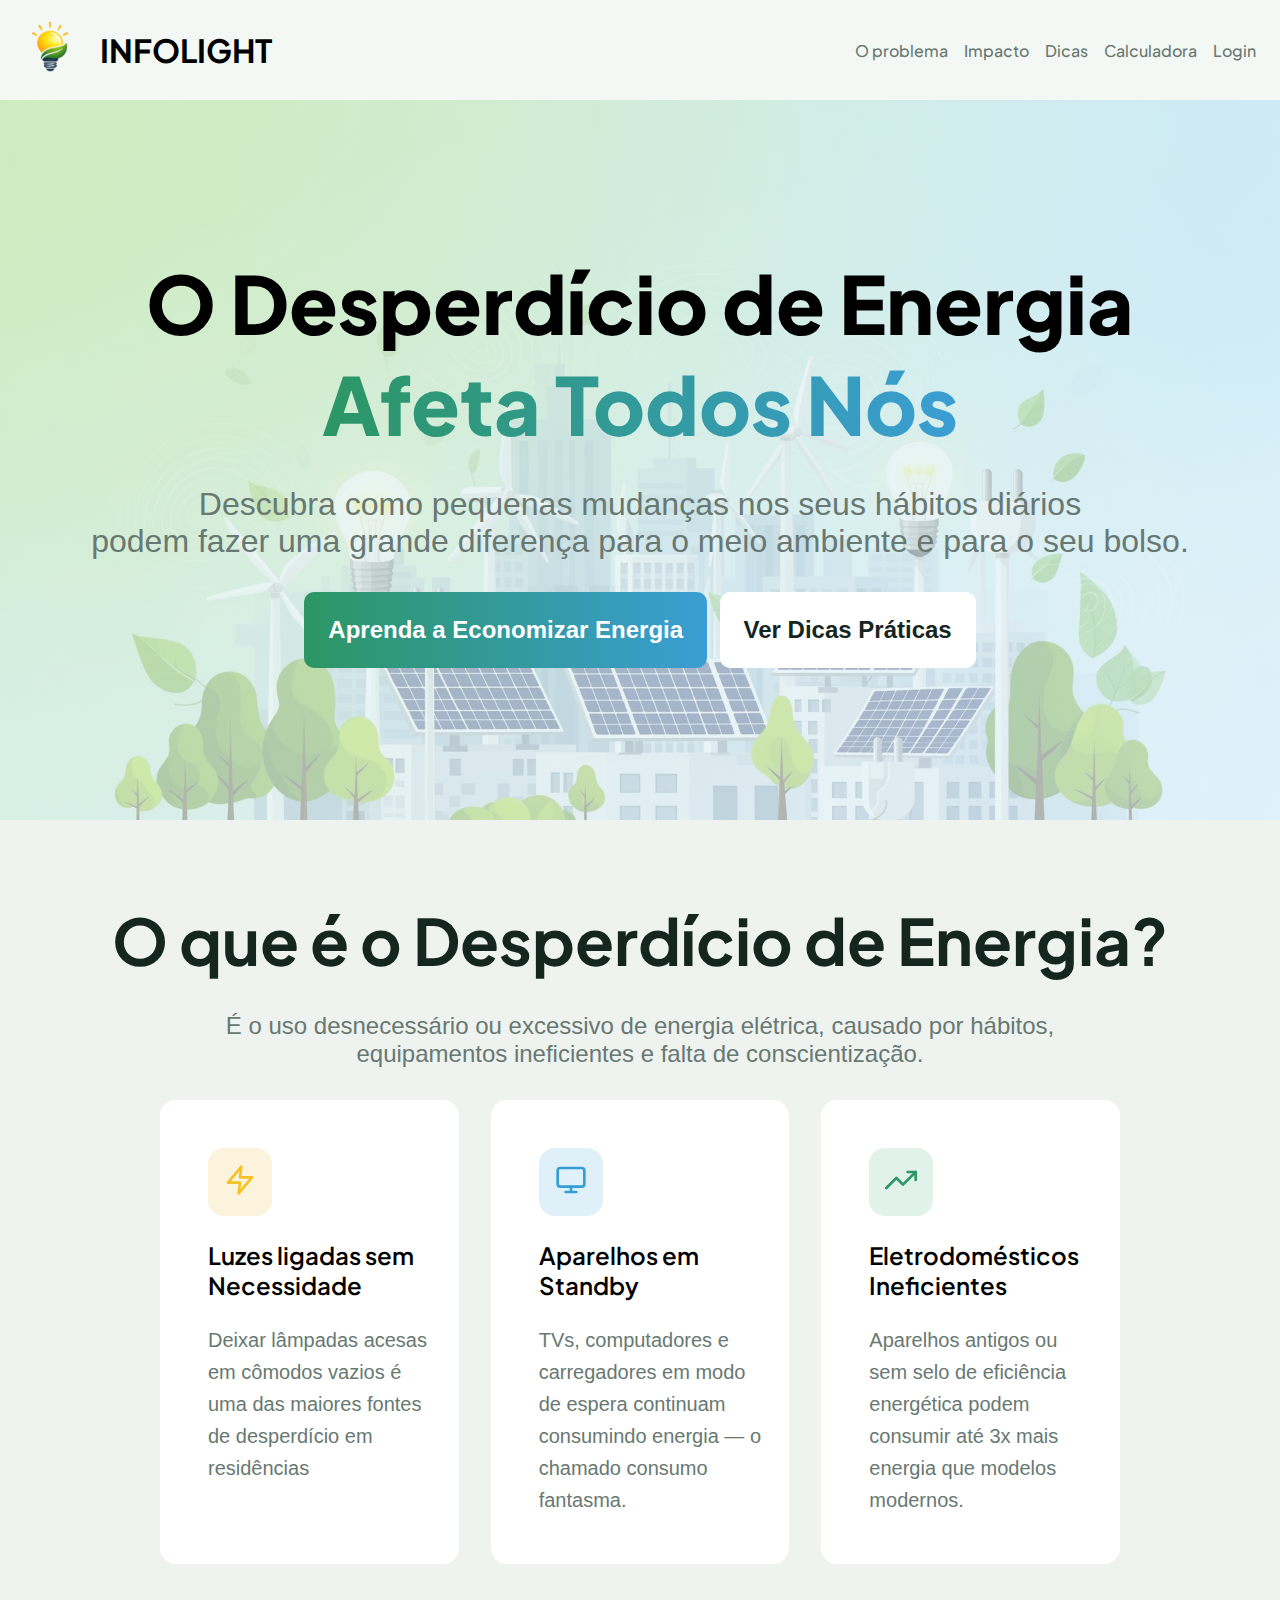
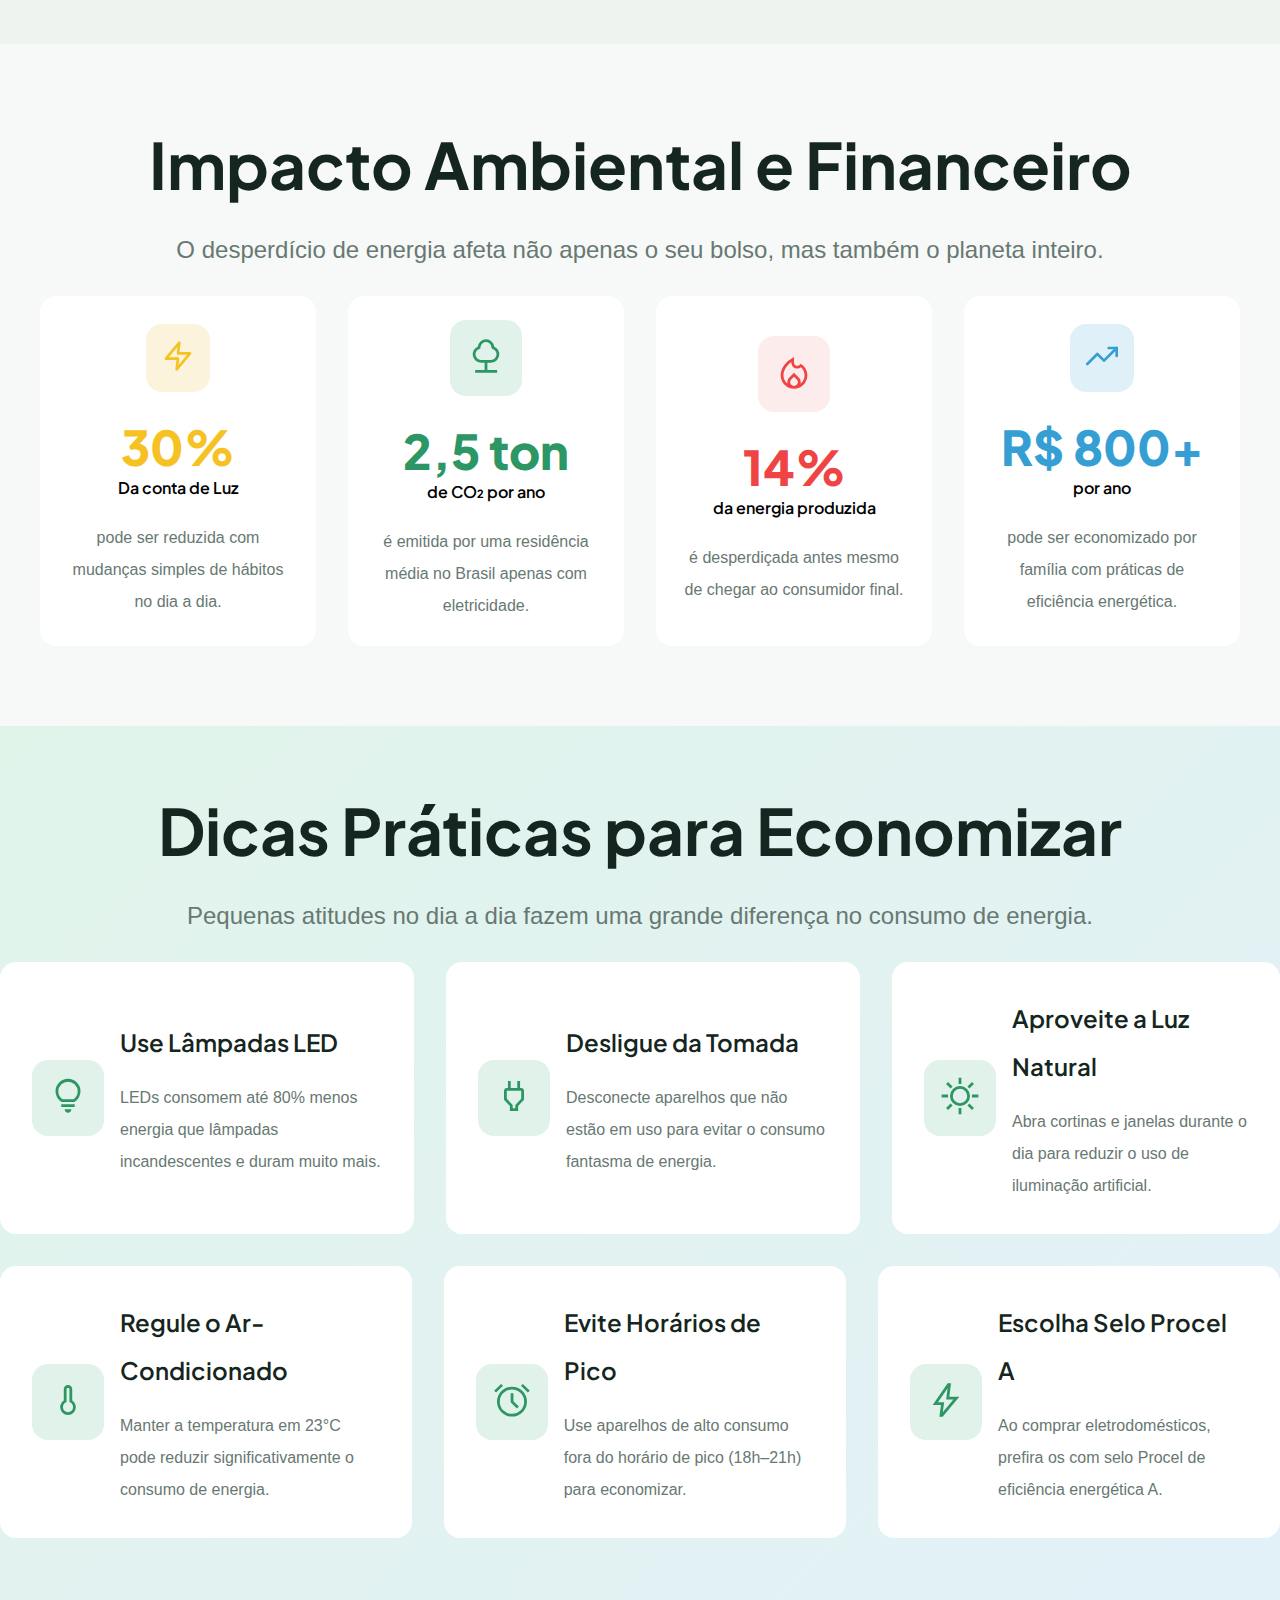
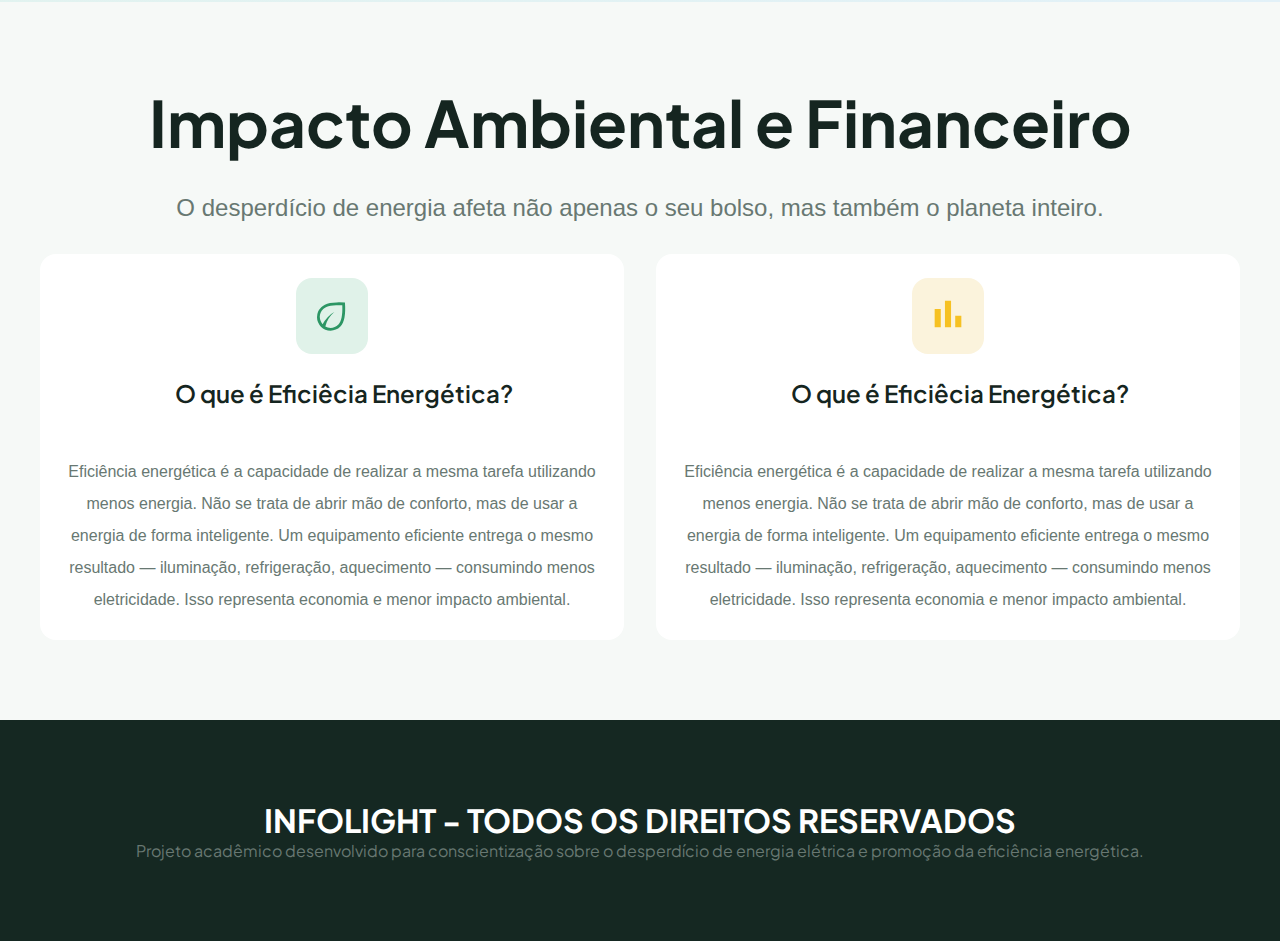
<file: index.html>
<!DOCTYPE html>
<html lang="pt-BR">

<head>
    <meta charset="UTF-8">
    <meta name="viewport" content="width=device-width, initial-scale=1.0">
    <link rel="stylesheet" href="/css/style.css">
    <title>INFOLIGHT</title>
</head>

<body>
    <header class="header">
        <div class="logo-div">
            <img src="/assets/ChatGPT Image 22 de fev. de 2026, 08_00_12 (1).png" alt="" class="logo-img">
            <h1 class="title">INFOLIGHT</h1>
        </div>
        <nav>
            <ul class="lista-links">
                <li><a href="" class="lista-ancora">O problema</a></li>
                <li><a href="" class="lista-ancora">Impacto</a></li>
                <li><a href="" class="lista-ancora">Dicas</a></li>
                <li><a href="calculadora.html" class="lista-ancora">Calculadora</a></li>
                <li><a href="" class="lista-ancora">Login</a></li>
            </ul>
        </nav>
    </header>

    <section class="primeira-secao">
        <h1 class="primeira-titulo">O Desperdício de Energia <br><span>Afeta Todos Nós</span></h1>
        <p class="primeira-texto">Descubra como pequenas mudanças nos seus hábitos diários<br> podem fazer uma grande
            diferença para o meio ambiente e para o seu bolso.</p>
        <div class="primeira-ancoras">
            <a href="" class="primeira-botao-verde">Aprenda a Economizar Energia</a>
            <a href="" class="primeira-botao-branco">Ver Dicas Práticas</a>
        </div>
    </section>


    <section class="segunda-secao">
        <h1 class="segunda titulo">O que é o Desperdício de Energia?</h1>
        <p class="segunda texto">É o uso desnecessário ou excessivo de energia elétrica, causado por hábitos,<br>
            equipamentos ineficientes e falta de conscientização.</p>
        <div class="cards-list">
            <div class="card">
                <div class="card-icon-yellow">
                    <img src="/assets/zap (4).svg" alt="">
                </div>
                <h1 class="card-title">Luzes ligadas sem Necessidade</h1>
                <p class="card-text">Deixar lâmpadas acesas em cômodos vazios é<br> uma das maiores fontes de
                    desperdício em residências</p>
            </div>

            <div class="card">
                <div class="card-icon-blue">
                    <img src="/assets/monitor.svg" alt="">
                </div>
                <h1 class="card-title">Aparelhos em Standby</h1>
                <p class="card-text">TVs, computadores e carregadores em modo de espera continuam consumindo energia — o
                    chamado consumo fantasma.</p>
            </div>

            <div class="card">
                <div class="card-icon-green">
                    <img src="/assets/trending-up (1).svg" alt="">
                </div>
                <h1 class="card-title">Eletrodomésticos Ineficientes</h1>
                <p class="card-text">Aparelhos antigos ou sem selo de eficiência energética podem consumir até 3x mais
                    energia que modelos modernos.</p>
            </div>
        </div>

    </section>

    <section class="terceira-secao">
        <h1 class="segunda titulo">Impacto Ambiental e Financeiro</h1>
        <p class="segunda texto">O desperdício de energia afeta não apenas o seu bolso, mas também o planeta inteiro.
        </p>
        <div class="cards-list-centered">
            <div class="card-centered">
                <div class="card-icon-yellow-centered">
                    <img src="/assets/zap (4).svg" alt="">
                </div>
                <h1 class="card-title-centered yellow">30%</h1>
                <h1 class="card-title-centered">Da conta de Luz</h1>
                <p class="card-text-centered">pode ser reduzida com mudanças simples de hábitos no dia a dia.</p>
            </div>

            <div class="card-centered">
                <div class="card-icon-green-centered">
                    <img src="/assets/nature_32dp_2C9664_FILL0_wght400_GRAD0_opsz40.svg" alt="">
                </div>
                <h1 class="card-title-centered green">2,5 ton</h1>
                <h1 class="card-title-centered">de CO₂ por ano</h1>
                <p class="card-text-centered">é emitida por uma residência média no Brasil apenas com eletricidade.</p>
            </div>

            <div class="card-centered">
                <div class="card-icon-red-centered">
                    <img src="/assets/mode_heat_32dp_EF4444_FILL0_wght400_GRAD0_opsz40.svg" alt="">
                </div>
                <h1 class="card-title-centered red">14%</h1>
                <h1 class="card-title-centered">da energia produzida</h1>
                <p class="card-text-centered">é desperdiçada antes mesmo de chegar ao consumidor final.</p>
            </div>

            <div class="card-centered">
                <div class="card-icon-blue-centered">
                    <img src="/assets/trending-up (3).svg" alt="">
                </div>
                <h1 class="card-title-centered blue">R$ 800+</h1>
                <h1 class="card-title-centered">por ano</h1>
                <p class="card-text-centered">pode ser economizado por família com práticas de eficiência energética.
                </p>
            </div>
    </section>

    <section class="quarta-secao">
        <h1 class="quarta titulo">Dicas Práticas para Economizar</h1>
        <p class="quarta texto">Pequenas atitudes no dia a dia fazem uma grande diferença no consumo de energia.</p>
        <div class="card-main-div">
            <div class="card-list-side">
                <div class="card-side-side">
                    <div class="card-icon-green-centered">
                        <img src="/assets/lightbulb_32dp_2C9664_FILL0_wght400_GRAD0_opsz40.svg" alt="">
                    </div>
                    <div class="card-side-side-text-div">
                        <p class="card-side-side-title">Use Lâmpadas LED</p>
                        <p class="card-side-side-text">LEDs consomem até 80% menos energia que lâmpadas incandescentes e
                            duram muito mais.</p>
                    </div>
                </div>
                <div class="card-side-side">
                    <div class="card-icon-green-centered">
                        <img src="/assets/power_32dp_2C9664_FILL0_wght400_GRAD0_opsz40.svg" alt="">
                    </div>
                    <div class="card-side-side-text-div">
                        <p class="card-side-side-title">Desligue da Tomada</p>
                        <p class="card-side-side-text">Desconecte aparelhos que não estão em uso para evitar o consumo
                            fantasma de energia.</p>
                    </div>
                </div>
                <div class="card-side-side">
                    <div class="card-icon-green-centered">
                        <img src="/assets/sunny_32dp_2C9664_FILL0_wght400_GRAD0_opsz40.svg" alt="">
                    </div>
                    <div class="card-side-side-text-div">
                        <p class="card-side-side-title">Aproveite a Luz Natural</p>
                        <p class="card-side-side-text">Abra cortinas e janelas durante o dia para reduzir o uso de
                            iluminação artificial.</p>
                    </div>
                </div>
            </div>
            <div class="card-list-side">
                <div class="card-side-side">
                    <div class="card-icon-green-centered">
                        <img src="/assets/thermometer_32dp_2C9664_FILL0_wght400_GRAD0_opsz40.svg" alt="">
                    </div>
                    <div class="card-side-side-text-div">
                        <p class="card-side-side-title">Regule o Ar-Condicionado</p>
                        <p class="card-side-side-text">Manter a temperatura em 23°C pode reduzir significativamente o
                            consumo de energia.</p>
                    </div>
                </div>
                <div class="card-side-side">
                    <div class="card-icon-green-centered">
                        <img src="/assets/alarm_32dp_2C9664_FILL0_wght400_GRAD0_opsz40.svg" alt="">
                    </div>
                    <div class="card-side-side-text-div">
                        <p class="card-side-side-title">Evite Horários de Pico</p>
                        <p class="card-side-side-text">Use aparelhos de alto consumo fora do horário de pico (18h–21h)
                            para economizar.</p>
                    </div>
                </div>
                <div class="card-side-side">
                    <div class="card-icon-green-centered">
                        <img src="/assets/bolt_32dp_2C9664_FILL0_wght400_GRAD0_opsz40.svg" alt="">
                    </div>
                    <div class="card-side-side-text-div">
                        <p class="card-side-side-title">Escolha Selo Procel A</p>
                        <p class="card-side-side-text">Ao comprar eletrodomésticos, prefira os com selo Procel de
                            eficiência energética A.</p>
                    </div>
                </div>
            </div>
        </div>

    </section>

    <section class="terceira-secao">
        <h1 class="segunda titulo">Impacto Ambiental e Financeiro</h1>
        <p class="segunda texto">O desperdício de energia afeta não apenas o seu bolso, mas também o planeta inteiro.
        </p>
        <div class="cards-list-centered">
            <div class="card-centered">
                <div class="card-icon-green-centered">
                    <img src="/assets/eco_32dp_2C9664_FILL0_wght400_GRAD0_opsz40.svg" alt="">
                </div>
                <h1 class="card-title start">O que é Eficiêcia Energética?</h1>
                <p class="card-text-centered">Eficiência energética é a capacidade de realizar a mesma tarefa utilizando
                    menos energia. Não se trata de abrir mão de conforto, mas de usar a energia de forma inteligente.
                    Um equipamento eficiente entrega o mesmo resultado — iluminação, refrigeração, aquecimento —
                    consumindo menos eletricidade. Isso representa economia e menor impacto ambiental.</p>
            </div>

            <div class="card-centered">
                <div class="card-icon-yellow-centered">
                    <img src="/assets/bar_chart_32dp_F6C123_FILL0_wght400_GRAD0_opsz40.svg" alt="">
                </div>
                <h1 class="card-title start">O que é Eficiêcia Energética?</h1>
                <p class="card-text-centered">Eficiência energética é a capacidade de realizar a mesma tarefa utilizando
                    menos energia. Não se trata de abrir mão de conforto, mas de usar a energia de forma inteligente.
                    Um equipamento eficiente entrega o mesmo resultado — iluminação, refrigeração, aquecimento —
                    consumindo menos eletricidade. Isso representa economia e menor impacto ambiental.</p>
            </div>
        </div>
    </section> 

    <footer class="rodape">
        <h1>INFOLIGHT - TODOS OS DIREITOS RESERVADOS</h1>
        <p>Projeto acadêmico desenvolvido para conscientização sobre o desperdício de energia elétrica e promoção da eficiência energética.</p>
    </footer>
</body>

</html>
</file>
<file: css/style.css>
@import url('https://fonts.googleapis.com/css2?family=DM+Sans:ital,opsz,wght@0,9..40,100..1000;1,9..40,100..1000&family=Plus+Jakarta+Sans:ital,wght@0,200..800;1,200..800&display=swap');

:root {
    --fonte-titulos: 'plus jakarta Sans', sans-serif;
    --cor-texto-principal: #152520;
    --fonte-corpo: 'DM Sans,', sans-serif;
    --cor-texto-secundario: #687872;
    
}

*{
    margin: 0;
    padding: 0;
}

html, body{
    box-sizing: border-box;
    height: 100vh;
    font-family: 'DM Sans,', sans-serif;
}

.header {
    display: flex;
    font-family: 'plus jakarta Sans';
    align-items: center;
    justify-content: space-between;
    background-color: #F4F8F5;
    width: 100%;
}


.logo-div {
    display: flex;
    align-items: center; 
}

.lista-links {
    list-style: none;
    display: flex;
    gap: 1rem;
    margin-right: 1.5rem;
    font-weight: 500;
}


.lista-ancora {
    color: #687872;
    text-decoration: none;
}

.primeira-secao {
    display: flex;
    flex-direction: column;
    background:
        linear-gradient(
            135deg,
            rgba(224, 242, 233, 0.7),
            rgba(223, 240, 249, 0.7)
        ),
    url('/assets/hero-bg.jpg');
    background-repeat: no-repeat;
    background-size: cover;
    background-position: center;
    min-height: 80vh;
    text-align: center;
    justify-content: center;


}

.primeira-titulo {
    font-family: var(--fonte-titulos);
    font-size: 5rem;
    font-weight: 800;
}

.primeira-titulo span {
    background: linear-gradient(to right, #2C9664, #3A9ED4);
    -webkit-background-clip: text;
    background-clip: text;
    -webkit-text-fill-color: transparent; 
}

.primeira-texto {
    color: #687872;
    font-size: 2rem;
    font-family: var(--fonte-corpo);
    font-weight: 400;
    margin: 2rem 0 2rem 0;
}

.primeira-botao-verde {
    background: linear-gradient(to right, #2C9664, #3A9ED4);
    color: #FFFF;
    text-decoration: none;
    font-size: 1.5rem;
    padding: 1.5rem;
    border-radius: 10px;
    font-weight: 600;
    margin-right: 0.5rem;

}

.primeira-botao-branco {
    background-color: #FFFFFF;
    color: #152520;
    text-decoration: none;
    font-size: 1.5rem;
    padding: 1.5rem;
    border-radius: 10px;
    font-weight: 600;
}

.primeira-botao-branco, .primeira-botao-verde {
    display: inline-block;
}

.segunda-secao {
    text-align: center;
    background-color: #EFF3F0;
    padding: 5rem 0;
}

.titulo {
    margin-bottom: 2rem;
    font-size: 4rem;
    font-weight: 700;
    font-family: var(--fonte-titulos);
    color: var(--cor-texto-principal);
}

.texto {
    color: var(--cor-texto-secundario);
    font-size: 1.5rem;
    margin-bottom: 2rem;
}

.cards-list {
    display:flex;
    flex-wrap: wrap;
    gap:2rem;
    padding: 0 10rem;
}

.card {
    background-color: #ffffff; 
    flex: 1 1 200px;
    padding: 3rem 1.5rem;
    text-align: start;
    border-radius: 16px;
}

.card-title{
    margin: 1.5rem 0;
    font-weight: 600;
    margin-left: 1.5rem;;
    font-size: 1.5rem;
    font-family: var(--fonte-titulos);
}

.card-icon-yellow {
    background-color: #FBF3DC;
    width: fit-content;
    padding: 1rem;
    border-radius: 16px;
    margin-left: 1.5rem;

}

.card-text {
    font-weight: 300;
    color: var(--cor-texto-secundario);
    font-size: 1.25rem;
    margin-left: 1.5rem;
    line-height: 2rem;

}

.card-icon-blue {
    background-color: #DFF0F9;
    width: fit-content;
    padding: 1rem;
    border-radius: 16px;
    margin-left: 1.5rem;;
}

.card-icon-green {
    background-color: #E0F2E9;
    width: fit-content;
    padding: 1rem;
    border-radius: 16px;
    margin-left: 1.5rem;
}

.terceira-secao {
    text-align: center;
    background-color: #F6F9F7;
    padding: 5rem 0;
}

.cards-list-centered {
    display: flex;
    flex-wrap: wrap;
    gap: 2rem;
    max-width: 1200px;
    margin: 0 auto;
    padding: 0 2rem;
}

.card-centered{
    background-color: #ffffff; 
    flex: 1 1 200px;
    padding: 1.5rem 1.5rem;
    text-align: center;
    border-radius: 16px;
    display: flex;
    flex-direction: column;
    align-items: center;
    justify-content: center;
}

.card-icon-yellow-centered {
    background-color: #FBF3DC;
    width: fit-content;
    padding: 1rem;
    border-radius: 16px;
}

.card-title-centered {
    font-weight: 600;
    font-size: 1rem;
    font-family: var(--fonte-titulos);

}


.card-text-centered {
    font-weight: 300;
    color: var(--cor-texto-secundario);
    font-size: 1rem;
    line-height: 2rem;
    margin-top: 1.5rem;

}

.card-title-centered.yellow {
    color: #f6c123;
    font-size: 3rem;
    font-weight: 800;
    margin-top: 1.5rem;
}

.card-icon-green-centered {
    background-color: #E0F2E9;
    width: fit-content;
    padding: 1rem;
    border-radius: 16px;
}

.card-icon-red-centered {
    background-color: #ef44441a;
    width: fit-content;
    padding: 1rem;
    border-radius: 16px;
}

.card-icon-blue-centered {
    background-color: #DFF0F9;
    width: fit-content;
    padding: 1rem;
    border-radius: 16px;
}

.card-title-centered.green {
    color: #2c9664;
    font-size: 3rem;
    font-weight: 800;
    margin-top: 1.5rem;

}

.card-title-centered.red {
    color: #ef4444;
    font-size: 3rem;
    font-weight: 800;
    margin-top: 1.5rem;

}

.card-title-centered.blue {
    color: #359fd4;
    font-size: 3rem;
    font-weight: 800;
    margin-top: 1.5rem;

}

.quarta-secao {
    padding: 4rem 0;
    background: linear-gradient(135deg, #e1f4ea, #e2f1f8);
}

.quarta.titulo,.quarta.texto {
    text-align: center;

}

.card-list-side {
    display: flex;
    gap: 2rem;
    justify-content: center;
    flex-wrap: nowrap;
}

.card-side-side {
    background-color: #ffffff; 
    display: flex;
    gap: 1rem;
    padding: 2rem;
    border-radius: 16px;
     max-width: 350px;
         align-items: center;

}

.card-side-side-text-div {
    text-align: start;
    align-items: center;
    line-height: 2;
}

.card-side-side-title {
    font-family: var(--fonte-titulos);
    font-size: 1.5rem;
    color: var(--cor-texto-principal);
    margin-bottom: 1rem;
    font-weight: 600;
}

.card-main-div {
     display: flex;
    gap: 2rem;
    justify-content: center;
    flex-wrap: wrap;
}

.card-side-side-text {
    color: var(--cor-texto-secundario);

}

.card-title.start {
    color: var(--cor-texto-principal);
    text-align: center;
}

.rodape {
    text-align: center;
    background-color: #152822;
    color: #FFFFFF;
    padding: 5rem 0;
    font-family: var(--fonte-titulos);
    font-size: 1rem;
}

.rodape p {
    color: var(--cor-texto-secundario);
}
</file>
